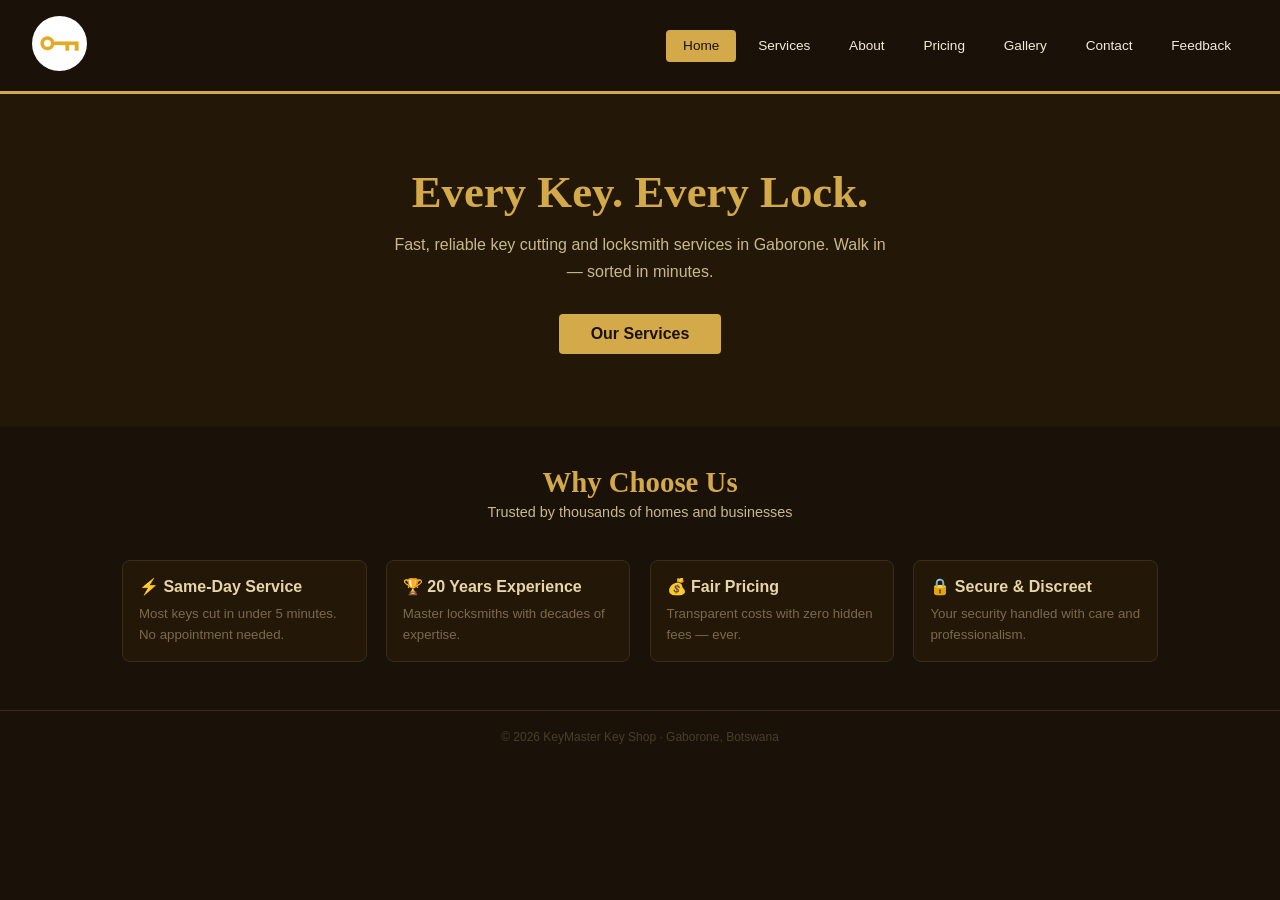
<file: index.html>
<!DOCTYPE html>
<html lang="en">
<head>
<meta charset="UTF-8">
<meta name="viewport" content="width=device-width,initial-scale=1">
<title>KeyMaster – Home</title>
<style>
*{margin:0;padding:0;box-sizing:border-box}
html,body{background:#1a1208;color:#f5ead8;font-family:Georgia,serif}
nav{background:#1a1208;border-bottom:3px solid #d4a94a;padding:1rem 2rem;display:flex;justify-content:space-between;align-items:center;flex-wrap:wrap;gap:.5rem}
.logo img{height:55px;border-radius:50%;object-fit:cover}
nav ul{list-style:none;display:flex;flex-wrap:wrap;gap:.3rem;margin:0;padding:0}
nav a{color:#f5ead8;text-decoration:none;padding:.45rem 1rem;border:1px solid transparent;border-radius:4px;font-family:Helvetica,Arial,sans-serif;font-size:.85rem;transition:all .2s}
nav a:hover,nav a.active{background:#d4a94a;color:#1a1208}
.hero{background:#231808;text-align:center;padding:4.5rem 2rem}
.hero h1{font-size:2.8rem;color:#d4a94a}
.hero p{color:#c9b98a;margin:.8rem auto;max-width:500px;line-height:1.7;font-family:Helvetica,Arial,sans-serif}
.btn-gold{background:#d4a94a;color:#1a1208;border:none;font-weight:700;padding:.7rem 2rem;border-radius:4px;cursor:pointer;font-family:Helvetica,Arial,sans-serif;text-decoration:none;display:inline-block;margin-top:1rem}
.btn-gold:hover{background:#e0be72;color:#1a1208}
.section-title{color:#d4a94a;text-align:center;font-size:1.8rem;padding:2.5rem 1rem .3rem}
.section-sub{text-align:center;color:#c9b98a;font-family:Helvetica,Arial,sans-serif;font-size:.9rem;margin-bottom:1.5rem}
.grid{display:grid;grid-template-columns:repeat(auto-fit,minmax(210px,1fr));gap:1.2rem;padding:1rem 2rem 3rem;max-width:1100px;margin:auto}
.kcard{background:#231808;border:1px solid #3a2e1a;border-radius:8px;overflow:hidden;transition:border-color .2s}
.kcard:hover{border-color:#d4a94a}
.kcard img{width:100%;height:150px;object-fit:cover;display:block}
.kcard-body{padding:1rem}
.kcard-body h5{color:#e8d5a8;font-size:1rem;margin-bottom:.4rem;font-family:Helvetica,Arial,sans-serif}
.kcard-body p{color:#7a6a4a;font-size:.83rem;line-height:1.6;font-family:Helvetica,Arial,sans-serif}
.two{display:grid;grid-template-columns:1fr 1fr;gap:2rem;padding:1rem 2rem 3rem;max-width:1100px;margin:auto;align-items:start}
.about-text p{color:#c9b98a;line-height:1.8;font-size:.93rem;margin-bottom:.8rem;font-family:Helvetica,Arial,sans-serif}
.stat-grid{display:grid;grid-template-columns:1fr 1fr;gap:1rem}
.stat-box{background:#231808;border:1px solid #3a2e1a;border-radius:8px;padding:1.2rem;text-align:center}
.stat-box strong{display:block;font-size:1.9rem;color:#d4a94a}
.stat-box span{font-size:.78rem;color:#7a6a4a;font-family:Helvetica,Arial,sans-serif}
.pcard{background:#231808;border:1px solid #3a2e1a;border-radius:8px;padding:1.5rem;font-family:Helvetica,Arial,sans-serif}
.pcard.hot{border:2px solid #d4a94a}
.pcard h3{color:#e8d5a8;font-size:1rem;margin-bottom:.3rem}
.price-amt{font-size:2rem;color:#d4a94a;font-weight:700}
.price-amt small{font-size:.8rem;color:#7a6a4a;font-weight:400}
.pcard ul{list-style:none;padding:0;margin-top:.8rem}
.pcard ul li{font-size:.82rem;color:#a8966e;padding:.25rem 0;border-bottom:1px solid #2e2010}
.badge-gold{background:#d4a94a;color:#1a1208;font-size:.7rem;padding:.15rem .55rem;border-radius:3px;font-weight:700;display:inline-block;margin-bottom:.5rem}
.contact-block h3{color:#e8d5a8;margin-bottom:.8rem;font-family:Helvetica,Arial,sans-serif}
.info-row{color:#a8966e;font-size:.87rem;margin-bottom:.6rem;font-family:Helvetica,Arial,sans-serif;padding:.2rem 0}
.hours-table{width:100%;border-collapse:collapse;font-size:.83rem;font-family:Helvetica,Arial,sans-serif}
.hours-table td{padding:.3rem 0;color:#a8966e;border-bottom:1px solid #2e2010}
.hours-table td:last-child{text-align:right;color:#d4a94a}
.fb-form{max-width:520px;margin:0 auto;padding:0 2rem 3rem}
.fb-form label{display:block;font-size:.82rem;color:#c9b98a;margin:.7rem 0 .3rem;font-family:Helvetica,Arial,sans-serif}
.fb-form input,.fb-form select,.fb-form textarea{width:100%;background:#231808;border:1px solid #3a2e1a;border-radius:5px;padding:.6rem .8rem;color:#f5ead8;font-family:Helvetica,Arial,sans-serif;font-size:.88rem}
.fb-form input:focus,.fb-form select:focus,.fb-form textarea:focus{outline:none;border-color:#d4a94a}
.fb-form textarea{height:100px;resize:vertical}
.stars span{font-size:1.6rem;cursor:pointer;color:#3a2e1a}
.stars span.on{color:#d4a94a}
.ok-msg{display:none;margin-top:1rem;padding:1rem;background:#1e2e1a;border:1px solid #3a6e1a;border-radius:6px;color:#7ec47e;text-align:center;font-size:.88rem;font-family:Helvetica,Arial,sans-serif}
footer{text-align:center;padding:1.2rem;border-top:1px solid #3a2e1a;font-size:.75rem;color:#4a3e28;font-family:Helvetica,Arial,sans-serif;background:#1a1208}
@media(max-width:640px){.two{grid-template-columns:1fr}.hero h1{font-size:2rem}nav{flex-direction:column;align-items:flex-start}}
</style>
</head><body>
<nav>
  <div class="logo"><img src="logo.jpg" alt="KeyMaster Logo"></div>
  <ul>
    <li><a href="index.html" id="n1">Home</a></li>
    <li><a href="services.html" id="n2">Services</a></li>
    <li><a href="about.html" id="n3">About</a></li>
    <li><a href="pricing.html" id="n4">Pricing</a></li>
    <li><a href="gallery.html" id="n5">Gallery</a></li>
    <li><a href="contact.html" id="n6">Contact</a></li>
    <li><a href="feedback.html" id="n7">Feedback</a></li>
  </ul>
</nav>
<script>document.getElementById('n1').className='active'</script>
<div class="hero">
  <h1>Every Key. Every Lock.</h1>
  <p>Fast, reliable key cutting and locksmith services in Gaborone. Walk in — sorted in minutes.</p>
  <a href="services.html" class="btn-gold">Our Services</a>
</div>
<h2 class="section-title">Why Choose Us</h2>
<p class="section-sub">Trusted by thousands of homes and businesses</p>
<div class="grid">
  <div class="kcard"><div class="kcard-body"><h5>&#9889; Same-Day Service</h5><p>Most keys cut in under 5 minutes. No appointment needed.</p></div></div>
  <div class="kcard"><div class="kcard-body"><h5>&#127942; 20 Years Experience</h5><p>Master locksmiths with decades of expertise.</p></div></div>
  <div class="kcard"><div class="kcard-body"><h5>&#128176; Fair Pricing</h5><p>Transparent costs with zero hidden fees — ever.</p></div></div>
  <div class="kcard"><div class="kcard-body"><h5>&#128274; Secure &amp; Discreet</h5><p>Your security handled with care and professionalism.</p></div></div>
</div>
<footer>&copy; 2026 KeyMaster Key Shop &middot; Gaborone, Botswana</footer>
</body></html>
</file>
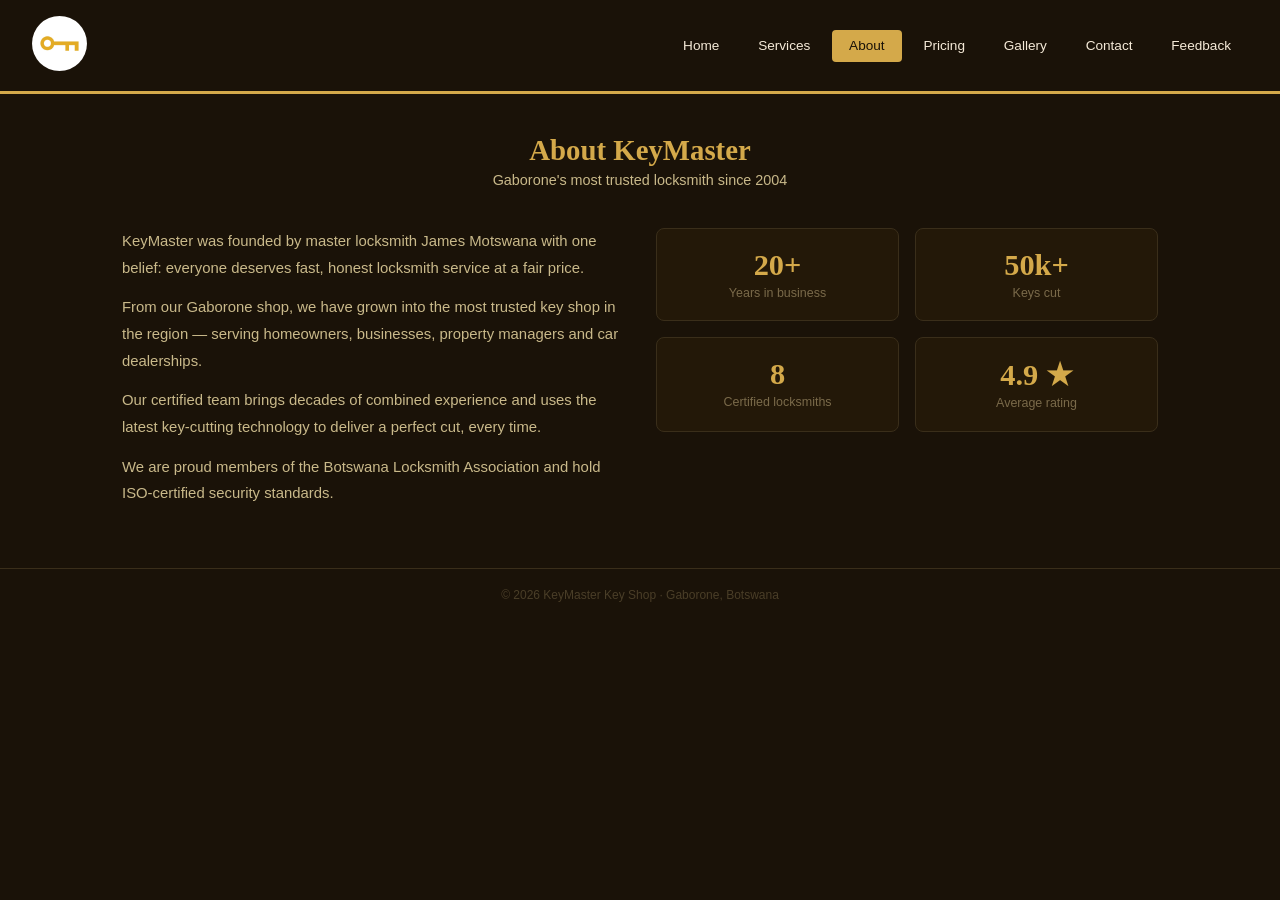
<file: about.html>
<!DOCTYPE html>
<html lang="en">
<head>
<meta charset="UTF-8">
<meta name="viewport" content="width=device-width,initial-scale=1">
<title>KeyMaster – About</title>
<style>
*{margin:0;padding:0;box-sizing:border-box}
html,body{background:#1a1208;color:#f5ead8;font-family:Georgia,serif}
nav{background:#1a1208;border-bottom:3px solid #d4a94a;padding:1rem 2rem;display:flex;justify-content:space-between;align-items:center;flex-wrap:wrap;gap:.5rem}
.logo img{height:55px;border-radius:50%;object-fit:cover}
nav ul{list-style:none;display:flex;flex-wrap:wrap;gap:.3rem;margin:0;padding:0}
nav a{color:#f5ead8;text-decoration:none;padding:.45rem 1rem;border:1px solid transparent;border-radius:4px;font-family:Helvetica,Arial,sans-serif;font-size:.85rem;transition:all .2s}
nav a:hover,nav a.active{background:#d4a94a;color:#1a1208}
.hero{background:#231808;text-align:center;padding:4.5rem 2rem}
.hero h1{font-size:2.8rem;color:#d4a94a}
.hero p{color:#c9b98a;margin:.8rem auto;max-width:500px;line-height:1.7;font-family:Helvetica,Arial,sans-serif}
.btn-gold{background:#d4a94a;color:#1a1208;border:none;font-weight:700;padding:.7rem 2rem;border-radius:4px;cursor:pointer;font-family:Helvetica,Arial,sans-serif;text-decoration:none;display:inline-block;margin-top:1rem}
.btn-gold:hover{background:#e0be72;color:#1a1208}
.section-title{color:#d4a94a;text-align:center;font-size:1.8rem;padding:2.5rem 1rem .3rem}
.section-sub{text-align:center;color:#c9b98a;font-family:Helvetica,Arial,sans-serif;font-size:.9rem;margin-bottom:1.5rem}
.grid{display:grid;grid-template-columns:repeat(auto-fit,minmax(210px,1fr));gap:1.2rem;padding:1rem 2rem 3rem;max-width:1100px;margin:auto}
.kcard{background:#231808;border:1px solid #3a2e1a;border-radius:8px;overflow:hidden;transition:border-color .2s}
.kcard:hover{border-color:#d4a94a}
.kcard img{width:100%;height:150px;object-fit:cover;display:block}
.kcard-body{padding:1rem}
.kcard-body h5{color:#e8d5a8;font-size:1rem;margin-bottom:.4rem;font-family:Helvetica,Arial,sans-serif}
.kcard-body p{color:#7a6a4a;font-size:.83rem;line-height:1.6;font-family:Helvetica,Arial,sans-serif}
.two{display:grid;grid-template-columns:1fr 1fr;gap:2rem;padding:1rem 2rem 3rem;max-width:1100px;margin:auto;align-items:start}
.about-text p{color:#c9b98a;line-height:1.8;font-size:.93rem;margin-bottom:.8rem;font-family:Helvetica,Arial,sans-serif}
.stat-grid{display:grid;grid-template-columns:1fr 1fr;gap:1rem}
.stat-box{background:#231808;border:1px solid #3a2e1a;border-radius:8px;padding:1.2rem;text-align:center}
.stat-box strong{display:block;font-size:1.9rem;color:#d4a94a}
.stat-box span{font-size:.78rem;color:#7a6a4a;font-family:Helvetica,Arial,sans-serif}
.pcard{background:#231808;border:1px solid #3a2e1a;border-radius:8px;padding:1.5rem;font-family:Helvetica,Arial,sans-serif}
.pcard.hot{border:2px solid #d4a94a}
.pcard h3{color:#e8d5a8;font-size:1rem;margin-bottom:.3rem}
.price-amt{font-size:2rem;color:#d4a94a;font-weight:700}
.price-amt small{font-size:.8rem;color:#7a6a4a;font-weight:400}
.pcard ul{list-style:none;padding:0;margin-top:.8rem}
.pcard ul li{font-size:.82rem;color:#a8966e;padding:.25rem 0;border-bottom:1px solid #2e2010}
.badge-gold{background:#d4a94a;color:#1a1208;font-size:.7rem;padding:.15rem .55rem;border-radius:3px;font-weight:700;display:inline-block;margin-bottom:.5rem}
.contact-block h3{color:#e8d5a8;margin-bottom:.8rem;font-family:Helvetica,Arial,sans-serif}
.info-row{color:#a8966e;font-size:.87rem;margin-bottom:.6rem;font-family:Helvetica,Arial,sans-serif;padding:.2rem 0}
.hours-table{width:100%;border-collapse:collapse;font-size:.83rem;font-family:Helvetica,Arial,sans-serif}
.hours-table td{padding:.3rem 0;color:#a8966e;border-bottom:1px solid #2e2010}
.hours-table td:last-child{text-align:right;color:#d4a94a}
.fb-form{max-width:520px;margin:0 auto;padding:0 2rem 3rem}
.fb-form label{display:block;font-size:.82rem;color:#c9b98a;margin:.7rem 0 .3rem;font-family:Helvetica,Arial,sans-serif}
.fb-form input,.fb-form select,.fb-form textarea{width:100%;background:#231808;border:1px solid #3a2e1a;border-radius:5px;padding:.6rem .8rem;color:#f5ead8;font-family:Helvetica,Arial,sans-serif;font-size:.88rem}
.fb-form input:focus,.fb-form select:focus,.fb-form textarea:focus{outline:none;border-color:#d4a94a}
.fb-form textarea{height:100px;resize:vertical}
.stars span{font-size:1.6rem;cursor:pointer;color:#3a2e1a}
.stars span.on{color:#d4a94a}
.ok-msg{display:none;margin-top:1rem;padding:1rem;background:#1e2e1a;border:1px solid #3a6e1a;border-radius:6px;color:#7ec47e;text-align:center;font-size:.88rem;font-family:Helvetica,Arial,sans-serif}
footer{text-align:center;padding:1.2rem;border-top:1px solid #3a2e1a;font-size:.75rem;color:#4a3e28;font-family:Helvetica,Arial,sans-serif;background:#1a1208}
@media(max-width:640px){.two{grid-template-columns:1fr}.hero h1{font-size:2rem}nav{flex-direction:column;align-items:flex-start}}
</style>
</head><body>
<nav>
  <div class="logo"><img src="logo.jpg" alt="KeyMaster Logo"></div>
  <ul>
    <li><a href="index.html" id="n1">Home</a></li>
    <li><a href="services.html" id="n2">Services</a></li>
    <li><a href="about.html" id="n3">About</a></li>
    <li><a href="pricing.html" id="n4">Pricing</a></li>
    <li><a href="gallery.html" id="n5">Gallery</a></li>
    <li><a href="contact.html" id="n6">Contact</a></li>
    <li><a href="feedback.html" id="n7">Feedback</a></li>
  </ul>
</nav>
<script>document.getElementById('n3').className='active'</script>
<h2 class="section-title">About KeyMaster</h2>
<p class="section-sub">Gaborone's most trusted locksmith since 2004</p>
<div class="two">
  <div class="about-text">
    <p>KeyMaster was founded by master locksmith James Motswana with one belief: everyone deserves fast, honest locksmith service at a fair price.</p>
    <p>From our Gaborone shop, we have grown into the most trusted key shop in the region — serving homeowners, businesses, property managers and car dealerships.</p>
    <p>Our certified team brings decades of combined experience and uses the latest key-cutting technology to deliver a perfect cut, every time.</p>
    <p>We are proud members of the Botswana Locksmith Association and hold ISO-certified security standards.</p>
  </div>
  <div class="stat-grid">
    <div class="stat-box"><strong>20+</strong><span>Years in business</span></div>
    <div class="stat-box"><strong>50k+</strong><span>Keys cut</span></div>
    <div class="stat-box"><strong>8</strong><span>Certified locksmiths</span></div>
    <div class="stat-box"><strong>4.9 &#9733;</strong><span>Average rating</span></div>
  </div>
</div>
<footer>&copy; 2026 KeyMaster Key Shop &middot; Gaborone, Botswana</footer>
</body></html>
</file>
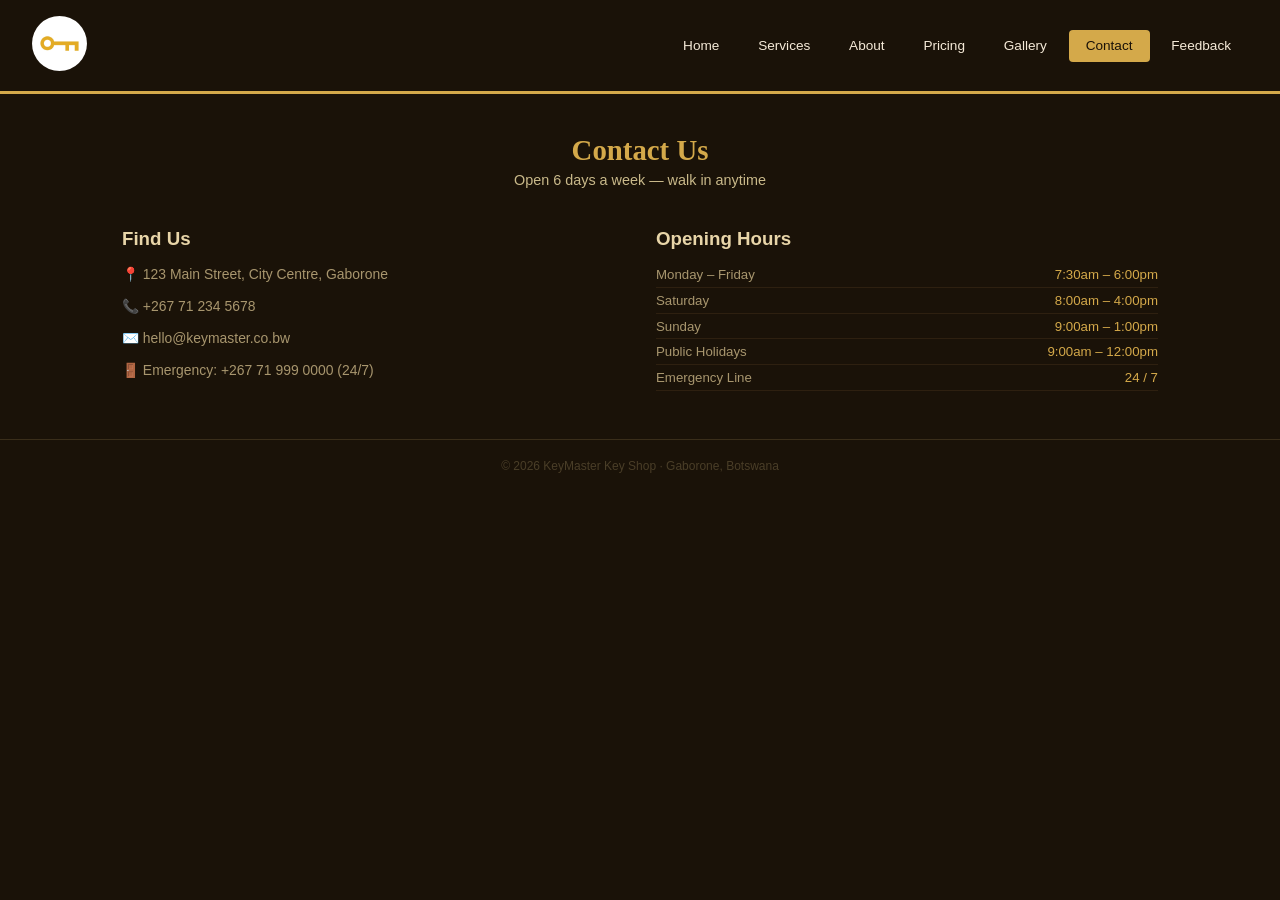
<file: contact.html>
<!DOCTYPE html>
<html lang="en">
<head>
<meta charset="UTF-8">
<meta name="viewport" content="width=device-width,initial-scale=1">
<title>KeyMaster – Contact</title>
<style>
*{margin:0;padding:0;box-sizing:border-box}
html,body{background:#1a1208;color:#f5ead8;font-family:Georgia,serif}
nav{background:#1a1208;border-bottom:3px solid #d4a94a;padding:1rem 2rem;display:flex;justify-content:space-between;align-items:center;flex-wrap:wrap;gap:.5rem}
.logo img{height:55px;border-radius:50%;object-fit:cover}
nav ul{list-style:none;display:flex;flex-wrap:wrap;gap:.3rem;margin:0;padding:0}
nav a{color:#f5ead8;text-decoration:none;padding:.45rem 1rem;border:1px solid transparent;border-radius:4px;font-family:Helvetica,Arial,sans-serif;font-size:.85rem;transition:all .2s}
nav a:hover,nav a.active{background:#d4a94a;color:#1a1208}
.hero{background:#231808;text-align:center;padding:4.5rem 2rem}
.hero h1{font-size:2.8rem;color:#d4a94a}
.hero p{color:#c9b98a;margin:.8rem auto;max-width:500px;line-height:1.7;font-family:Helvetica,Arial,sans-serif}
.btn-gold{background:#d4a94a;color:#1a1208;border:none;font-weight:700;padding:.7rem 2rem;border-radius:4px;cursor:pointer;font-family:Helvetica,Arial,sans-serif;text-decoration:none;display:inline-block;margin-top:1rem}
.btn-gold:hover{background:#e0be72;color:#1a1208}
.section-title{color:#d4a94a;text-align:center;font-size:1.8rem;padding:2.5rem 1rem .3rem}
.section-sub{text-align:center;color:#c9b98a;font-family:Helvetica,Arial,sans-serif;font-size:.9rem;margin-bottom:1.5rem}
.grid{display:grid;grid-template-columns:repeat(auto-fit,minmax(210px,1fr));gap:1.2rem;padding:1rem 2rem 3rem;max-width:1100px;margin:auto}
.kcard{background:#231808;border:1px solid #3a2e1a;border-radius:8px;overflow:hidden;transition:border-color .2s}
.kcard:hover{border-color:#d4a94a}
.kcard img{width:100%;height:150px;object-fit:cover;display:block}
.kcard-body{padding:1rem}
.kcard-body h5{color:#e8d5a8;font-size:1rem;margin-bottom:.4rem;font-family:Helvetica,Arial,sans-serif}
.kcard-body p{color:#7a6a4a;font-size:.83rem;line-height:1.6;font-family:Helvetica,Arial,sans-serif}
.two{display:grid;grid-template-columns:1fr 1fr;gap:2rem;padding:1rem 2rem 3rem;max-width:1100px;margin:auto;align-items:start}
.about-text p{color:#c9b98a;line-height:1.8;font-size:.93rem;margin-bottom:.8rem;font-family:Helvetica,Arial,sans-serif}
.stat-grid{display:grid;grid-template-columns:1fr 1fr;gap:1rem}
.stat-box{background:#231808;border:1px solid #3a2e1a;border-radius:8px;padding:1.2rem;text-align:center}
.stat-box strong{display:block;font-size:1.9rem;color:#d4a94a}
.stat-box span{font-size:.78rem;color:#7a6a4a;font-family:Helvetica,Arial,sans-serif}
.pcard{background:#231808;border:1px solid #3a2e1a;border-radius:8px;padding:1.5rem;font-family:Helvetica,Arial,sans-serif}
.pcard.hot{border:2px solid #d4a94a}
.pcard h3{color:#e8d5a8;font-size:1rem;margin-bottom:.3rem}
.price-amt{font-size:2rem;color:#d4a94a;font-weight:700}
.price-amt small{font-size:.8rem;color:#7a6a4a;font-weight:400}
.pcard ul{list-style:none;padding:0;margin-top:.8rem}
.pcard ul li{font-size:.82rem;color:#a8966e;padding:.25rem 0;border-bottom:1px solid #2e2010}
.badge-gold{background:#d4a94a;color:#1a1208;font-size:.7rem;padding:.15rem .55rem;border-radius:3px;font-weight:700;display:inline-block;margin-bottom:.5rem}
.contact-block h3{color:#e8d5a8;margin-bottom:.8rem;font-family:Helvetica,Arial,sans-serif}
.info-row{color:#a8966e;font-size:.87rem;margin-bottom:.6rem;font-family:Helvetica,Arial,sans-serif;padding:.2rem 0}
.hours-table{width:100%;border-collapse:collapse;font-size:.83rem;font-family:Helvetica,Arial,sans-serif}
.hours-table td{padding:.3rem 0;color:#a8966e;border-bottom:1px solid #2e2010}
.hours-table td:last-child{text-align:right;color:#d4a94a}
.fb-form{max-width:520px;margin:0 auto;padding:0 2rem 3rem}
.fb-form label{display:block;font-size:.82rem;color:#c9b98a;margin:.7rem 0 .3rem;font-family:Helvetica,Arial,sans-serif}
.fb-form input,.fb-form select,.fb-form textarea{width:100%;background:#231808;border:1px solid #3a2e1a;border-radius:5px;padding:.6rem .8rem;color:#f5ead8;font-family:Helvetica,Arial,sans-serif;font-size:.88rem}
.fb-form input:focus,.fb-form select:focus,.fb-form textarea:focus{outline:none;border-color:#d4a94a}
.fb-form textarea{height:100px;resize:vertical}
.stars span{font-size:1.6rem;cursor:pointer;color:#3a2e1a}
.stars span.on{color:#d4a94a}
.ok-msg{display:none;margin-top:1rem;padding:1rem;background:#1e2e1a;border:1px solid #3a6e1a;border-radius:6px;color:#7ec47e;text-align:center;font-size:.88rem;font-family:Helvetica,Arial,sans-serif}
footer{text-align:center;padding:1.2rem;border-top:1px solid #3a2e1a;font-size:.75rem;color:#4a3e28;font-family:Helvetica,Arial,sans-serif;background:#1a1208}
@media(max-width:640px){.two{grid-template-columns:1fr}.hero h1{font-size:2rem}nav{flex-direction:column;align-items:flex-start}}
</style>
</head><body>
<nav>
  <div class="logo"><img src="logo.jpg" alt="KeyMaster Logo"></div>
  <ul>
    <li><a href="index.html" id="n1">Home</a></li>
    <li><a href="services.html" id="n2">Services</a></li>
    <li><a href="about.html" id="n3">About</a></li>
    <li><a href="pricing.html" id="n4">Pricing</a></li>
    <li><a href="gallery.html" id="n5">Gallery</a></li>
    <li><a href="contact.html" id="n6">Contact</a></li>
    <li><a href="feedback.html" id="n7">Feedback</a></li>
  </ul>
</nav>
<script>document.getElementById('n6').className='active'</script>
<h2 class="section-title">Contact Us</h2>
<p class="section-sub">Open 6 days a week — walk in anytime</p>
<div class="two">
  <div class="contact-block">
    <h3>Find Us</h3>
    <div class="info-row">&#128205; 123 Main Street, City Centre, Gaborone</div>
    <div class="info-row">&#128222; +267 71 234 5678</div>
    <div class="info-row">&#9993;&#65039; hello@keymaster.co.bw</div>
    <div class="info-row">&#128682; Emergency: +267 71 999 0000 (24/7)</div>
  </div>
  <div class="contact-block">
    <h3>Opening Hours</h3>
    <table class="hours-table">
      <tr><td>Monday – Friday</td><td>7:30am – 6:00pm</td></tr>
      <tr><td>Saturday</td><td>8:00am – 4:00pm</td></tr>
      <tr><td>Sunday</td><td>9:00am – 1:00pm</td></tr>
      <tr><td>Public Holidays</td><td>9:00am – 12:00pm</td></tr>
      <tr><td>Emergency Line</td><td>24 / 7</td></tr>
    </table>
  </div>
</div>
<footer>&copy; 2026 KeyMaster Key Shop &middot; Gaborone, Botswana</footer>
</body></html>
</file>
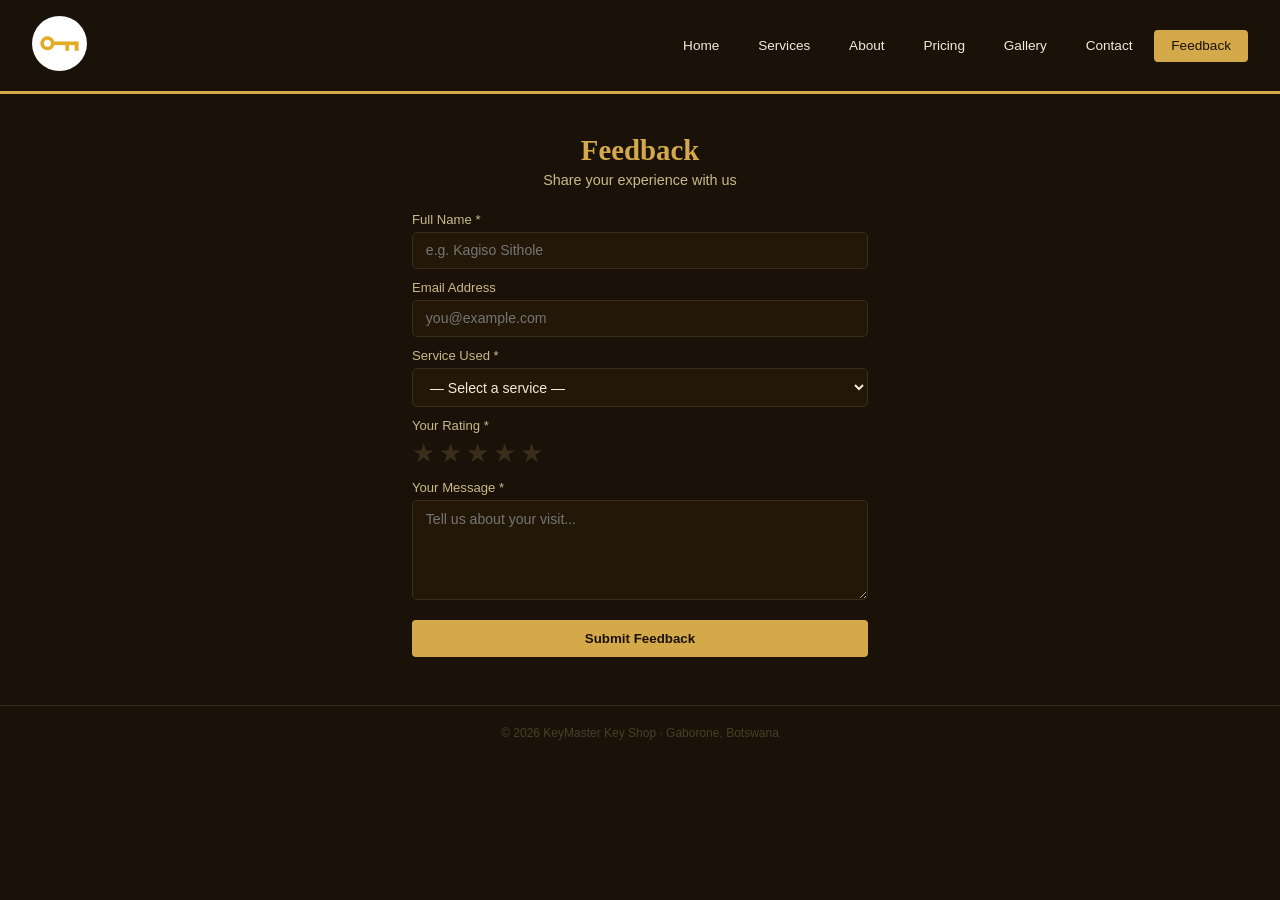
<file: feedback.html>
<!DOCTYPE html>
<html lang="en">
<head>
<meta charset="UTF-8">
<meta name="viewport" content="width=device-width,initial-scale=1">
<title>KeyMaster – Feedback</title>
<style>
*{margin:0;padding:0;box-sizing:border-box}
html,body{background:#1a1208;color:#f5ead8;font-family:Georgia,serif}
nav{background:#1a1208;border-bottom:3px solid #d4a94a;padding:1rem 2rem;display:flex;justify-content:space-between;align-items:center;flex-wrap:wrap;gap:.5rem}
.logo img{height:55px;border-radius:50%;object-fit:cover}
nav ul{list-style:none;display:flex;flex-wrap:wrap;gap:.3rem;margin:0;padding:0}
nav a{color:#f5ead8;text-decoration:none;padding:.45rem 1rem;border:1px solid transparent;border-radius:4px;font-family:Helvetica,Arial,sans-serif;font-size:.85rem;transition:all .2s}
nav a:hover,nav a.active{background:#d4a94a;color:#1a1208}
.hero{background:#231808;text-align:center;padding:4.5rem 2rem}
.hero h1{font-size:2.8rem;color:#d4a94a}
.hero p{color:#c9b98a;margin:.8rem auto;max-width:500px;line-height:1.7;font-family:Helvetica,Arial,sans-serif}
.btn-gold{background:#d4a94a;color:#1a1208;border:none;font-weight:700;padding:.7rem 2rem;border-radius:4px;cursor:pointer;font-family:Helvetica,Arial,sans-serif;text-decoration:none;display:inline-block;margin-top:1rem}
.btn-gold:hover{background:#e0be72;color:#1a1208}
.section-title{color:#d4a94a;text-align:center;font-size:1.8rem;padding:2.5rem 1rem .3rem}
.section-sub{text-align:center;color:#c9b98a;font-family:Helvetica,Arial,sans-serif;font-size:.9rem;margin-bottom:1.5rem}
.grid{display:grid;grid-template-columns:repeat(auto-fit,minmax(210px,1fr));gap:1.2rem;padding:1rem 2rem 3rem;max-width:1100px;margin:auto}
.kcard{background:#231808;border:1px solid #3a2e1a;border-radius:8px;overflow:hidden;transition:border-color .2s}
.kcard:hover{border-color:#d4a94a}
.kcard img{width:100%;height:150px;object-fit:cover;display:block}
.kcard-body{padding:1rem}
.kcard-body h5{color:#e8d5a8;font-size:1rem;margin-bottom:.4rem;font-family:Helvetica,Arial,sans-serif}
.kcard-body p{color:#7a6a4a;font-size:.83rem;line-height:1.6;font-family:Helvetica,Arial,sans-serif}
.two{display:grid;grid-template-columns:1fr 1fr;gap:2rem;padding:1rem 2rem 3rem;max-width:1100px;margin:auto;align-items:start}
.about-text p{color:#c9b98a;line-height:1.8;font-size:.93rem;margin-bottom:.8rem;font-family:Helvetica,Arial,sans-serif}
.stat-grid{display:grid;grid-template-columns:1fr 1fr;gap:1rem}
.stat-box{background:#231808;border:1px solid #3a2e1a;border-radius:8px;padding:1.2rem;text-align:center}
.stat-box strong{display:block;font-size:1.9rem;color:#d4a94a}
.stat-box span{font-size:.78rem;color:#7a6a4a;font-family:Helvetica,Arial,sans-serif}
.pcard{background:#231808;border:1px solid #3a2e1a;border-radius:8px;padding:1.5rem;font-family:Helvetica,Arial,sans-serif}
.pcard.hot{border:2px solid #d4a94a}
.pcard h3{color:#e8d5a8;font-size:1rem;margin-bottom:.3rem}
.price-amt{font-size:2rem;color:#d4a94a;font-weight:700}
.price-amt small{font-size:.8rem;color:#7a6a4a;font-weight:400}
.pcard ul{list-style:none;padding:0;margin-top:.8rem}
.pcard ul li{font-size:.82rem;color:#a8966e;padding:.25rem 0;border-bottom:1px solid #2e2010}
.badge-gold{background:#d4a94a;color:#1a1208;font-size:.7rem;padding:.15rem .55rem;border-radius:3px;font-weight:700;display:inline-block;margin-bottom:.5rem}
.contact-block h3{color:#e8d5a8;margin-bottom:.8rem;font-family:Helvetica,Arial,sans-serif}
.info-row{color:#a8966e;font-size:.87rem;margin-bottom:.6rem;font-family:Helvetica,Arial,sans-serif;padding:.2rem 0}
.hours-table{width:100%;border-collapse:collapse;font-size:.83rem;font-family:Helvetica,Arial,sans-serif}
.hours-table td{padding:.3rem 0;color:#a8966e;border-bottom:1px solid #2e2010}
.hours-table td:last-child{text-align:right;color:#d4a94a}
.fb-form{max-width:520px;margin:0 auto;padding:0 2rem 3rem}
.fb-form label{display:block;font-size:.82rem;color:#c9b98a;margin:.7rem 0 .3rem;font-family:Helvetica,Arial,sans-serif}
.fb-form input,.fb-form select,.fb-form textarea{width:100%;background:#231808;border:1px solid #3a2e1a;border-radius:5px;padding:.6rem .8rem;color:#f5ead8;font-family:Helvetica,Arial,sans-serif;font-size:.88rem}
.fb-form input:focus,.fb-form select:focus,.fb-form textarea:focus{outline:none;border-color:#d4a94a}
.fb-form textarea{height:100px;resize:vertical}
.stars span{font-size:1.6rem;cursor:pointer;color:#3a2e1a}
.stars span.on{color:#d4a94a}
.ok-msg{display:none;margin-top:1rem;padding:1rem;background:#1e2e1a;border:1px solid #3a6e1a;border-radius:6px;color:#7ec47e;text-align:center;font-size:.88rem;font-family:Helvetica,Arial,sans-serif}
footer{text-align:center;padding:1.2rem;border-top:1px solid #3a2e1a;font-size:.75rem;color:#4a3e28;font-family:Helvetica,Arial,sans-serif;background:#1a1208}
@media(max-width:640px){.two{grid-template-columns:1fr}.hero h1{font-size:2rem}nav{flex-direction:column;align-items:flex-start}}
</style>
</head><body>
<nav>
  <div class="logo"><img src="logo.jpg" alt="KeyMaster Logo"></div>
  <ul>
    <li><a href="index.html" id="n1">Home</a></li>
    <li><a href="services.html" id="n2">Services</a></li>
    <li><a href="about.html" id="n3">About</a></li>
    <li><a href="pricing.html" id="n4">Pricing</a></li>
    <li><a href="gallery.html" id="n5">Gallery</a></li>
    <li><a href="contact.html" id="n6">Contact</a></li>
    <li><a href="feedback.html" id="n7">Feedback</a></li>
  </ul>
</nav>
<script>document.getElementById('n7').className='active'</script>
<h2 class="section-title">Feedback</h2>
<p class="section-sub">Share your experience with us</p>
<form class="fb-form" onsubmit="submitForm(event)">
  <label for="fn">Full Name *</label>
  <input type="text" id="fn" name="name" placeholder="e.g. Kagiso Sithole" required>
  <label for="fe">Email Address</label>
  <input type="email" id="fe" name="email" placeholder="you@example.com">
  <label for="fs">Service Used *</label>
  <select id="fs" name="service" required>
    <option value="">— Select a service —</option>
    <option>Key Cutting</option>
    <option>Car Key &amp; Fob</option>
    <option>Lock Repair</option>
    <option>Home Security</option>
    <option>Emergency Lockout</option>
    <option>Commercial Locks</option>
  </select>
  <label>Your Rating *</label>
  <div class="stars">
    <span onclick="setRating(1)">&#9733;</span>
    <span onclick="setRating(2)">&#9733;</span>
    <span onclick="setRating(3)">&#9733;</span>
    <span onclick="setRating(4)">&#9733;</span>
    <span onclick="setRating(5)">&#9733;</span>
  </div>
  <label for="fm">Your Message *</label>
  <textarea id="fm" name="message" placeholder="Tell us about your visit..." required></textarea>
  <button type="submit" class="btn-gold" style="width:100%;margin-top:1rem">Submit Feedback</button>
  <div class="ok-msg" id="ok">&#9989; Thank you! Your feedback has been received.</div>
</form>
<footer>&copy; 2026 KeyMaster Key Shop &middot; Gaborone, Botswana</footer>
<script>
var rating=0;
function setRating(n){rating=n;document.querySelectorAll('.stars span').forEach(function(s,i){s.classList.toggle('on',i<n)});}
function submitForm(e){
  e.preventDefault();
  if(!document.getElementById('fn').value.trim()||!document.getElementById('fm').value.trim()||rating===0){alert('Please fill in your name, message and rating.');return;}
  document.getElementById('ok').style.display='block';
  e.target.reset();setRating(0);
}
</script>
</body></html>
</file>
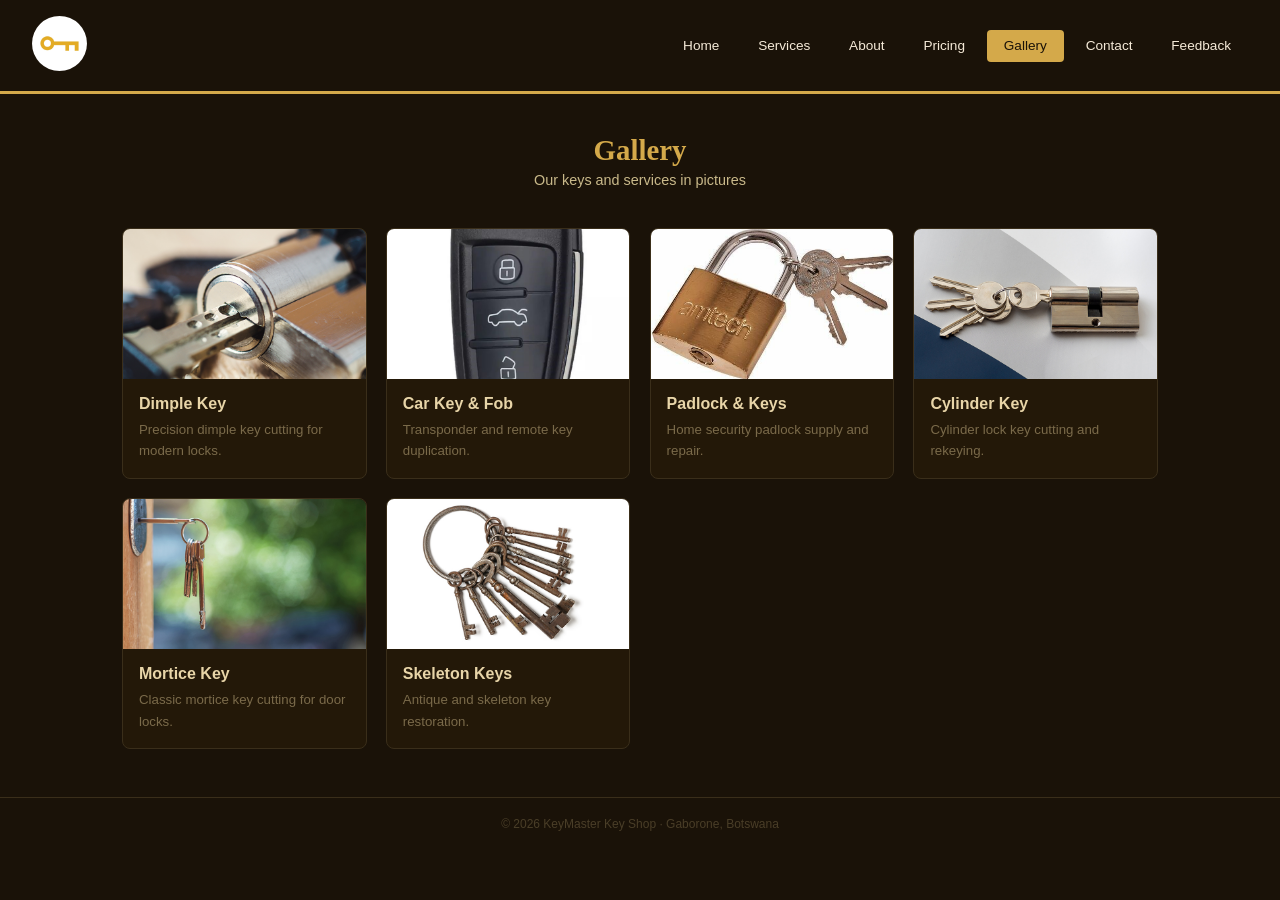
<file: gallery.html>
<!DOCTYPE html>
<html lang="en">
<head>
<meta charset="UTF-8">
<meta name="viewport" content="width=device-width,initial-scale=1">
<title>KeyMaster – Gallery</title>
<style>
*{margin:0;padding:0;box-sizing:border-box}
html,body{background:#1a1208;color:#f5ead8;font-family:Georgia,serif}
nav{background:#1a1208;border-bottom:3px solid #d4a94a;padding:1rem 2rem;display:flex;justify-content:space-between;align-items:center;flex-wrap:wrap;gap:.5rem}
.logo img{height:55px;border-radius:50%;object-fit:cover}
nav ul{list-style:none;display:flex;flex-wrap:wrap;gap:.3rem;margin:0;padding:0}
nav a{color:#f5ead8;text-decoration:none;padding:.45rem 1rem;border:1px solid transparent;border-radius:4px;font-family:Helvetica,Arial,sans-serif;font-size:.85rem;transition:all .2s}
nav a:hover,nav a.active{background:#d4a94a;color:#1a1208}
.hero{background:#231808;text-align:center;padding:4.5rem 2rem}
.hero h1{font-size:2.8rem;color:#d4a94a}
.hero p{color:#c9b98a;margin:.8rem auto;max-width:500px;line-height:1.7;font-family:Helvetica,Arial,sans-serif}
.btn-gold{background:#d4a94a;color:#1a1208;border:none;font-weight:700;padding:.7rem 2rem;border-radius:4px;cursor:pointer;font-family:Helvetica,Arial,sans-serif;text-decoration:none;display:inline-block;margin-top:1rem}
.btn-gold:hover{background:#e0be72;color:#1a1208}
.section-title{color:#d4a94a;text-align:center;font-size:1.8rem;padding:2.5rem 1rem .3rem}
.section-sub{text-align:center;color:#c9b98a;font-family:Helvetica,Arial,sans-serif;font-size:.9rem;margin-bottom:1.5rem}
.grid{display:grid;grid-template-columns:repeat(auto-fit,minmax(210px,1fr));gap:1.2rem;padding:1rem 2rem 3rem;max-width:1100px;margin:auto}
.kcard{background:#231808;border:1px solid #3a2e1a;border-radius:8px;overflow:hidden;transition:border-color .2s}
.kcard:hover{border-color:#d4a94a}
.kcard img{width:100%;height:150px;object-fit:cover;display:block}
.kcard-body{padding:1rem}
.kcard-body h5{color:#e8d5a8;font-size:1rem;margin-bottom:.4rem;font-family:Helvetica,Arial,sans-serif}
.kcard-body p{color:#7a6a4a;font-size:.83rem;line-height:1.6;font-family:Helvetica,Arial,sans-serif}
.two{display:grid;grid-template-columns:1fr 1fr;gap:2rem;padding:1rem 2rem 3rem;max-width:1100px;margin:auto;align-items:start}
.about-text p{color:#c9b98a;line-height:1.8;font-size:.93rem;margin-bottom:.8rem;font-family:Helvetica,Arial,sans-serif}
.stat-grid{display:grid;grid-template-columns:1fr 1fr;gap:1rem}
.stat-box{background:#231808;border:1px solid #3a2e1a;border-radius:8px;padding:1.2rem;text-align:center}
.stat-box strong{display:block;font-size:1.9rem;color:#d4a94a}
.stat-box span{font-size:.78rem;color:#7a6a4a;font-family:Helvetica,Arial,sans-serif}
.pcard{background:#231808;border:1px solid #3a2e1a;border-radius:8px;padding:1.5rem;font-family:Helvetica,Arial,sans-serif}
.pcard.hot{border:2px solid #d4a94a}
.pcard h3{color:#e8d5a8;font-size:1rem;margin-bottom:.3rem}
.price-amt{font-size:2rem;color:#d4a94a;font-weight:700}
.price-amt small{font-size:.8rem;color:#7a6a4a;font-weight:400}
.pcard ul{list-style:none;padding:0;margin-top:.8rem}
.pcard ul li{font-size:.82rem;color:#a8966e;padding:.25rem 0;border-bottom:1px solid #2e2010}
.badge-gold{background:#d4a94a;color:#1a1208;font-size:.7rem;padding:.15rem .55rem;border-radius:3px;font-weight:700;display:inline-block;margin-bottom:.5rem}
.contact-block h3{color:#e8d5a8;margin-bottom:.8rem;font-family:Helvetica,Arial,sans-serif}
.info-row{color:#a8966e;font-size:.87rem;margin-bottom:.6rem;font-family:Helvetica,Arial,sans-serif;padding:.2rem 0}
.hours-table{width:100%;border-collapse:collapse;font-size:.83rem;font-family:Helvetica,Arial,sans-serif}
.hours-table td{padding:.3rem 0;color:#a8966e;border-bottom:1px solid #2e2010}
.hours-table td:last-child{text-align:right;color:#d4a94a}
.fb-form{max-width:520px;margin:0 auto;padding:0 2rem 3rem}
.fb-form label{display:block;font-size:.82rem;color:#c9b98a;margin:.7rem 0 .3rem;font-family:Helvetica,Arial,sans-serif}
.fb-form input,.fb-form select,.fb-form textarea{width:100%;background:#231808;border:1px solid #3a2e1a;border-radius:5px;padding:.6rem .8rem;color:#f5ead8;font-family:Helvetica,Arial,sans-serif;font-size:.88rem}
.fb-form input:focus,.fb-form select:focus,.fb-form textarea:focus{outline:none;border-color:#d4a94a}
.fb-form textarea{height:100px;resize:vertical}
.stars span{font-size:1.6rem;cursor:pointer;color:#3a2e1a}
.stars span.on{color:#d4a94a}
.ok-msg{display:none;margin-top:1rem;padding:1rem;background:#1e2e1a;border:1px solid #3a6e1a;border-radius:6px;color:#7ec47e;text-align:center;font-size:.88rem;font-family:Helvetica,Arial,sans-serif}
footer{text-align:center;padding:1.2rem;border-top:1px solid #3a2e1a;font-size:.75rem;color:#4a3e28;font-family:Helvetica,Arial,sans-serif;background:#1a1208}
@media(max-width:640px){.two{grid-template-columns:1fr}.hero h1{font-size:2rem}nav{flex-direction:column;align-items:flex-start}}
</style>
</head><body>
<nav>
  <div class="logo"><img src="logo.jpg" alt="KeyMaster Logo"></div>
  <ul>
    <li><a href="index.html" id="n1">Home</a></li>
    <li><a href="services.html" id="n2">Services</a></li>
    <li><a href="about.html" id="n3">About</a></li>
    <li><a href="pricing.html" id="n4">Pricing</a></li>
    <li><a href="gallery.html" id="n5">Gallery</a></li>
    <li><a href="contact.html" id="n6">Contact</a></li>
    <li><a href="feedback.html" id="n7">Feedback</a></li>
  </ul>
</nav>
<script>document.getElementById('n5').className='active'</script>
<h2 class="section-title">Gallery</h2>
<p class="section-sub">Our keys and services in pictures</p>
<div class="grid">
  <div class="kcard"><img src="dimple-key.jpg" alt="Dimple key" width="400" height="150"><div class="kcard-body"><h5>Dimple Key</h5><p>Precision dimple key cutting for modern locks.</p></div></div>
  <div class="kcard"><img src="car-key.jpg" alt="Car key fob" width="400" height="150"><div class="kcard-body"><h5>Car Key &amp; Fob</h5><p>Transponder and remote key duplication.</p></div></div>
  <div class="kcard"><img src="padlock.jpg" alt="Padlock" width="400" height="150"><div class="kcard-body"><h5>Padlock &amp; Keys</h5><p>Home security padlock supply and repair.</p></div></div>
  <div class="kcard"><img src="cylinder-key.jpg" alt="Cylinder key" width="400" height="150"><div class="kcard-body"><h5>Cylinder Key</h5><p>Cylinder lock key cutting and rekeying.</p></div></div>
  <div class="kcard"><img src="mortice-key.jpg" alt="Mortice key" width="400" height="150"><div class="kcard-body"><h5>Mortice Key</h5><p>Classic mortice key cutting for door locks.</p></div></div>
  <div class="kcard"><img src="skeleton-keys.jpg" alt="Skeleton keys" width="400" height="150"><div class="kcard-body"><h5>Skeleton Keys</h5><p>Antique and skeleton key restoration.</p></div></div>
</div>
<footer>&copy; 2026 KeyMaster Key Shop &middot; Gaborone, Botswana</footer>
</body></html>
</file>
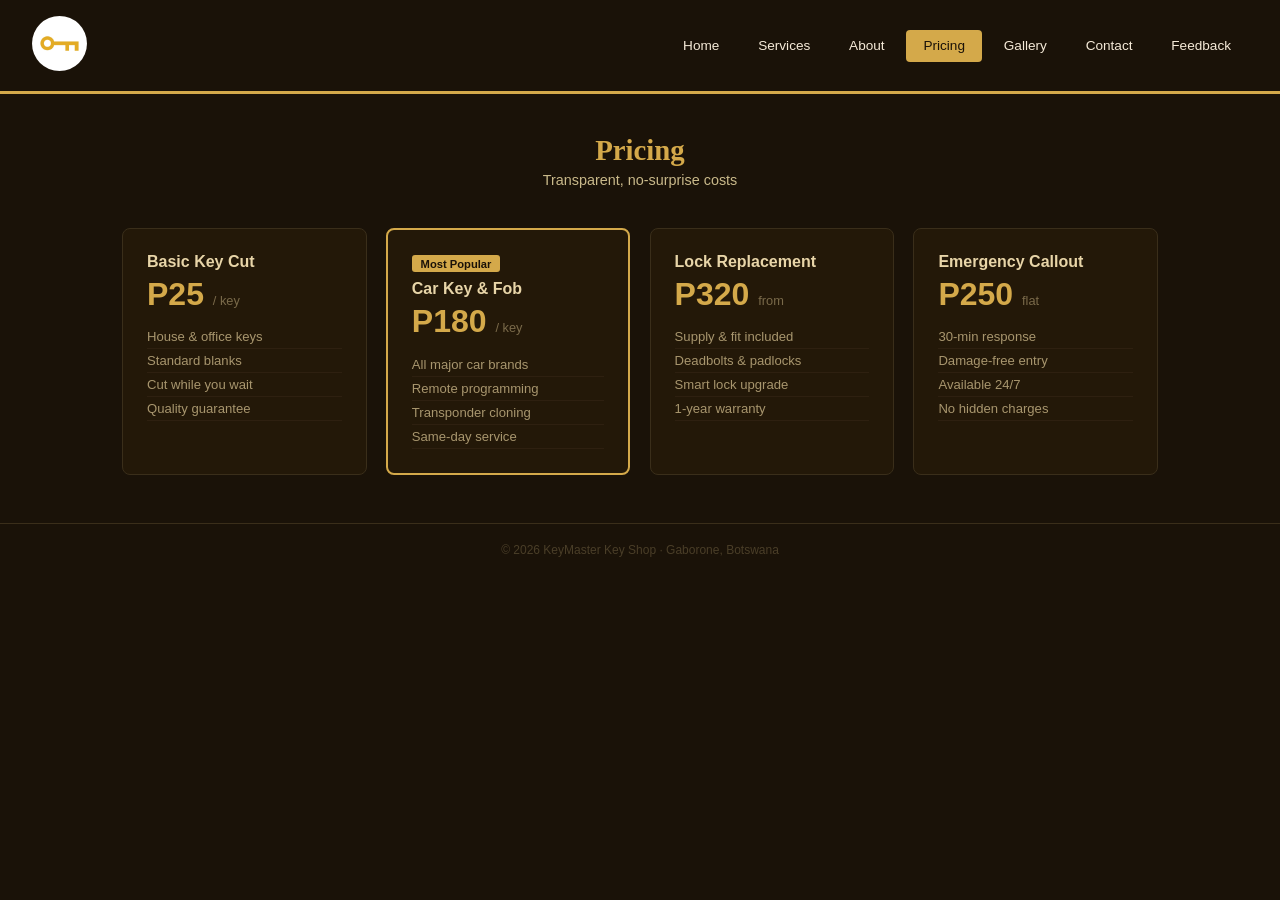
<file: pricing.html>
<!DOCTYPE html>
<html lang="en">
<head>
<meta charset="UTF-8">
<meta name="viewport" content="width=device-width,initial-scale=1">
<title>KeyMaster – Pricing</title>
<style>
*{margin:0;padding:0;box-sizing:border-box}
html,body{background:#1a1208;color:#f5ead8;font-family:Georgia,serif}
nav{background:#1a1208;border-bottom:3px solid #d4a94a;padding:1rem 2rem;display:flex;justify-content:space-between;align-items:center;flex-wrap:wrap;gap:.5rem}
.logo img{height:55px;border-radius:50%;object-fit:cover}
nav ul{list-style:none;display:flex;flex-wrap:wrap;gap:.3rem;margin:0;padding:0}
nav a{color:#f5ead8;text-decoration:none;padding:.45rem 1rem;border:1px solid transparent;border-radius:4px;font-family:Helvetica,Arial,sans-serif;font-size:.85rem;transition:all .2s}
nav a:hover,nav a.active{background:#d4a94a;color:#1a1208}
.hero{background:#231808;text-align:center;padding:4.5rem 2rem}
.hero h1{font-size:2.8rem;color:#d4a94a}
.hero p{color:#c9b98a;margin:.8rem auto;max-width:500px;line-height:1.7;font-family:Helvetica,Arial,sans-serif}
.btn-gold{background:#d4a94a;color:#1a1208;border:none;font-weight:700;padding:.7rem 2rem;border-radius:4px;cursor:pointer;font-family:Helvetica,Arial,sans-serif;text-decoration:none;display:inline-block;margin-top:1rem}
.btn-gold:hover{background:#e0be72;color:#1a1208}
.section-title{color:#d4a94a;text-align:center;font-size:1.8rem;padding:2.5rem 1rem .3rem}
.section-sub{text-align:center;color:#c9b98a;font-family:Helvetica,Arial,sans-serif;font-size:.9rem;margin-bottom:1.5rem}
.grid{display:grid;grid-template-columns:repeat(auto-fit,minmax(210px,1fr));gap:1.2rem;padding:1rem 2rem 3rem;max-width:1100px;margin:auto}
.kcard{background:#231808;border:1px solid #3a2e1a;border-radius:8px;overflow:hidden;transition:border-color .2s}
.kcard:hover{border-color:#d4a94a}
.kcard img{width:100%;height:150px;object-fit:cover;display:block}
.kcard-body{padding:1rem}
.kcard-body h5{color:#e8d5a8;font-size:1rem;margin-bottom:.4rem;font-family:Helvetica,Arial,sans-serif}
.kcard-body p{color:#7a6a4a;font-size:.83rem;line-height:1.6;font-family:Helvetica,Arial,sans-serif}
.two{display:grid;grid-template-columns:1fr 1fr;gap:2rem;padding:1rem 2rem 3rem;max-width:1100px;margin:auto;align-items:start}
.about-text p{color:#c9b98a;line-height:1.8;font-size:.93rem;margin-bottom:.8rem;font-family:Helvetica,Arial,sans-serif}
.stat-grid{display:grid;grid-template-columns:1fr 1fr;gap:1rem}
.stat-box{background:#231808;border:1px solid #3a2e1a;border-radius:8px;padding:1.2rem;text-align:center}
.stat-box strong{display:block;font-size:1.9rem;color:#d4a94a}
.stat-box span{font-size:.78rem;color:#7a6a4a;font-family:Helvetica,Arial,sans-serif}
.pcard{background:#231808;border:1px solid #3a2e1a;border-radius:8px;padding:1.5rem;font-family:Helvetica,Arial,sans-serif}
.pcard.hot{border:2px solid #d4a94a}
.pcard h3{color:#e8d5a8;font-size:1rem;margin-bottom:.3rem}
.price-amt{font-size:2rem;color:#d4a94a;font-weight:700}
.price-amt small{font-size:.8rem;color:#7a6a4a;font-weight:400}
.pcard ul{list-style:none;padding:0;margin-top:.8rem}
.pcard ul li{font-size:.82rem;color:#a8966e;padding:.25rem 0;border-bottom:1px solid #2e2010}
.badge-gold{background:#d4a94a;color:#1a1208;font-size:.7rem;padding:.15rem .55rem;border-radius:3px;font-weight:700;display:inline-block;margin-bottom:.5rem}
.contact-block h3{color:#e8d5a8;margin-bottom:.8rem;font-family:Helvetica,Arial,sans-serif}
.info-row{color:#a8966e;font-size:.87rem;margin-bottom:.6rem;font-family:Helvetica,Arial,sans-serif;padding:.2rem 0}
.hours-table{width:100%;border-collapse:collapse;font-size:.83rem;font-family:Helvetica,Arial,sans-serif}
.hours-table td{padding:.3rem 0;color:#a8966e;border-bottom:1px solid #2e2010}
.hours-table td:last-child{text-align:right;color:#d4a94a}
.fb-form{max-width:520px;margin:0 auto;padding:0 2rem 3rem}
.fb-form label{display:block;font-size:.82rem;color:#c9b98a;margin:.7rem 0 .3rem;font-family:Helvetica,Arial,sans-serif}
.fb-form input,.fb-form select,.fb-form textarea{width:100%;background:#231808;border:1px solid #3a2e1a;border-radius:5px;padding:.6rem .8rem;color:#f5ead8;font-family:Helvetica,Arial,sans-serif;font-size:.88rem}
.fb-form input:focus,.fb-form select:focus,.fb-form textarea:focus{outline:none;border-color:#d4a94a}
.fb-form textarea{height:100px;resize:vertical}
.stars span{font-size:1.6rem;cursor:pointer;color:#3a2e1a}
.stars span.on{color:#d4a94a}
.ok-msg{display:none;margin-top:1rem;padding:1rem;background:#1e2e1a;border:1px solid #3a6e1a;border-radius:6px;color:#7ec47e;text-align:center;font-size:.88rem;font-family:Helvetica,Arial,sans-serif}
footer{text-align:center;padding:1.2rem;border-top:1px solid #3a2e1a;font-size:.75rem;color:#4a3e28;font-family:Helvetica,Arial,sans-serif;background:#1a1208}
@media(max-width:640px){.two{grid-template-columns:1fr}.hero h1{font-size:2rem}nav{flex-direction:column;align-items:flex-start}}
</style>
</head><body>
<nav>
  <div class="logo"><img src="logo.jpg" alt="KeyMaster Logo"></div>
  <ul>
    <li><a href="index.html" id="n1">Home</a></li>
    <li><a href="services.html" id="n2">Services</a></li>
    <li><a href="about.html" id="n3">About</a></li>
    <li><a href="pricing.html" id="n4">Pricing</a></li>
    <li><a href="gallery.html" id="n5">Gallery</a></li>
    <li><a href="contact.html" id="n6">Contact</a></li>
    <li><a href="feedback.html" id="n7">Feedback</a></li>
  </ul>
</nav>
<script>document.getElementById('n4').className='active'</script>
<h2 class="section-title">Pricing</h2>
<p class="section-sub">Transparent, no-surprise costs</p>
<div class="grid">
  <div class="pcard"><h3>Basic Key Cut</h3><div class="price-amt">P25 <small>/ key</small></div><ul><li>House &amp; office keys</li><li>Standard blanks</li><li>Cut while you wait</li><li>Quality guarantee</li></ul></div>
  <div class="pcard hot"><span class="badge-gold">Most Popular</span><h3>Car Key &amp; Fob</h3><div class="price-amt">P180 <small>/ key</small></div><ul><li>All major car brands</li><li>Remote programming</li><li>Transponder cloning</li><li>Same-day service</li></ul></div>
  <div class="pcard"><h3>Lock Replacement</h3><div class="price-amt">P320 <small>from</small></div><ul><li>Supply &amp; fit included</li><li>Deadbolts &amp; padlocks</li><li>Smart lock upgrade</li><li>1-year warranty</li></ul></div>
  <div class="pcard"><h3>Emergency Callout</h3><div class="price-amt">P250 <small>flat</small></div><ul><li>30-min response</li><li>Damage-free entry</li><li>Available 24/7</li><li>No hidden charges</li></ul></div>
</div>
<footer>&copy; 2026 KeyMaster Key Shop &middot; Gaborone, Botswana</footer>
</body></html>
</file>
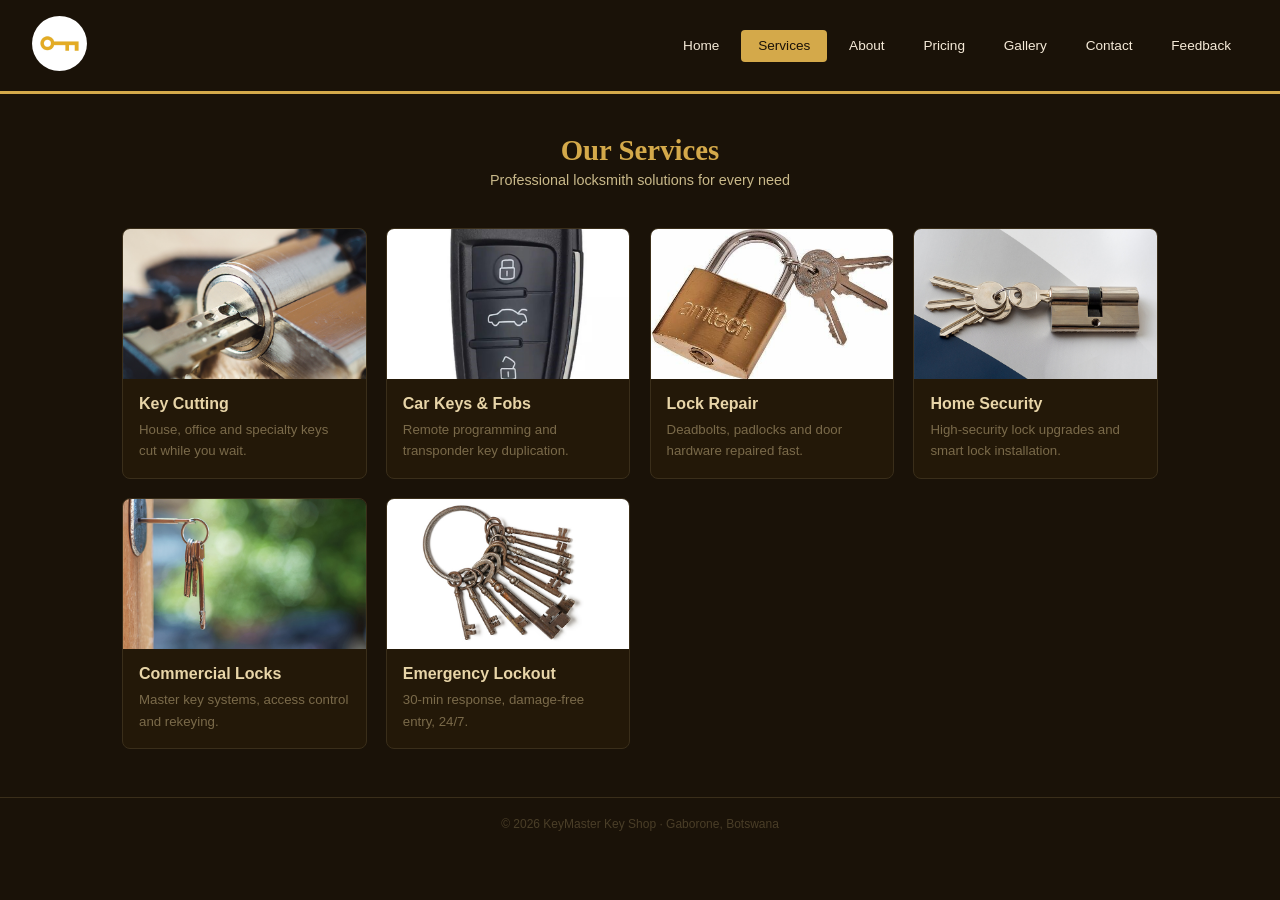
<file: services.html>
<!DOCTYPE html>
<html lang="en">
<head>
<meta charset="UTF-8">
<meta name="viewport" content="width=device-width,initial-scale=1">
<title>KeyMaster – Services</title>
<style>
*{margin:0;padding:0;box-sizing:border-box}
html,body{background:#1a1208;color:#f5ead8;font-family:Georgia,serif}
nav{background:#1a1208;border-bottom:3px solid #d4a94a;padding:1rem 2rem;display:flex;justify-content:space-between;align-items:center;flex-wrap:wrap;gap:.5rem}
.logo img{height:55px;border-radius:50%;object-fit:cover}
nav ul{list-style:none;display:flex;flex-wrap:wrap;gap:.3rem;margin:0;padding:0}
nav a{color:#f5ead8;text-decoration:none;padding:.45rem 1rem;border:1px solid transparent;border-radius:4px;font-family:Helvetica,Arial,sans-serif;font-size:.85rem;transition:all .2s}
nav a:hover,nav a.active{background:#d4a94a;color:#1a1208}
.hero{background:#231808;text-align:center;padding:4.5rem 2rem}
.hero h1{font-size:2.8rem;color:#d4a94a}
.hero p{color:#c9b98a;margin:.8rem auto;max-width:500px;line-height:1.7;font-family:Helvetica,Arial,sans-serif}
.btn-gold{background:#d4a94a;color:#1a1208;border:none;font-weight:700;padding:.7rem 2rem;border-radius:4px;cursor:pointer;font-family:Helvetica,Arial,sans-serif;text-decoration:none;display:inline-block;margin-top:1rem}
.btn-gold:hover{background:#e0be72;color:#1a1208}
.section-title{color:#d4a94a;text-align:center;font-size:1.8rem;padding:2.5rem 1rem .3rem}
.section-sub{text-align:center;color:#c9b98a;font-family:Helvetica,Arial,sans-serif;font-size:.9rem;margin-bottom:1.5rem}
.grid{display:grid;grid-template-columns:repeat(auto-fit,minmax(210px,1fr));gap:1.2rem;padding:1rem 2rem 3rem;max-width:1100px;margin:auto}
.kcard{background:#231808;border:1px solid #3a2e1a;border-radius:8px;overflow:hidden;transition:border-color .2s}
.kcard:hover{border-color:#d4a94a}
.kcard img{width:100%;height:150px;object-fit:cover;display:block}
.kcard-body{padding:1rem}
.kcard-body h5{color:#e8d5a8;font-size:1rem;margin-bottom:.4rem;font-family:Helvetica,Arial,sans-serif}
.kcard-body p{color:#7a6a4a;font-size:.83rem;line-height:1.6;font-family:Helvetica,Arial,sans-serif}
.two{display:grid;grid-template-columns:1fr 1fr;gap:2rem;padding:1rem 2rem 3rem;max-width:1100px;margin:auto;align-items:start}
.about-text p{color:#c9b98a;line-height:1.8;font-size:.93rem;margin-bottom:.8rem;font-family:Helvetica,Arial,sans-serif}
.stat-grid{display:grid;grid-template-columns:1fr 1fr;gap:1rem}
.stat-box{background:#231808;border:1px solid #3a2e1a;border-radius:8px;padding:1.2rem;text-align:center}
.stat-box strong{display:block;font-size:1.9rem;color:#d4a94a}
.stat-box span{font-size:.78rem;color:#7a6a4a;font-family:Helvetica,Arial,sans-serif}
.pcard{background:#231808;border:1px solid #3a2e1a;border-radius:8px;padding:1.5rem;font-family:Helvetica,Arial,sans-serif}
.pcard.hot{border:2px solid #d4a94a}
.pcard h3{color:#e8d5a8;font-size:1rem;margin-bottom:.3rem}
.price-amt{font-size:2rem;color:#d4a94a;font-weight:700}
.price-amt small{font-size:.8rem;color:#7a6a4a;font-weight:400}
.pcard ul{list-style:none;padding:0;margin-top:.8rem}
.pcard ul li{font-size:.82rem;color:#a8966e;padding:.25rem 0;border-bottom:1px solid #2e2010}
.badge-gold{background:#d4a94a;color:#1a1208;font-size:.7rem;padding:.15rem .55rem;border-radius:3px;font-weight:700;display:inline-block;margin-bottom:.5rem}
.contact-block h3{color:#e8d5a8;margin-bottom:.8rem;font-family:Helvetica,Arial,sans-serif}
.info-row{color:#a8966e;font-size:.87rem;margin-bottom:.6rem;font-family:Helvetica,Arial,sans-serif;padding:.2rem 0}
.hours-table{width:100%;border-collapse:collapse;font-size:.83rem;font-family:Helvetica,Arial,sans-serif}
.hours-table td{padding:.3rem 0;color:#a8966e;border-bottom:1px solid #2e2010}
.hours-table td:last-child{text-align:right;color:#d4a94a}
.fb-form{max-width:520px;margin:0 auto;padding:0 2rem 3rem}
.fb-form label{display:block;font-size:.82rem;color:#c9b98a;margin:.7rem 0 .3rem;font-family:Helvetica,Arial,sans-serif}
.fb-form input,.fb-form select,.fb-form textarea{width:100%;background:#231808;border:1px solid #3a2e1a;border-radius:5px;padding:.6rem .8rem;color:#f5ead8;font-family:Helvetica,Arial,sans-serif;font-size:.88rem}
.fb-form input:focus,.fb-form select:focus,.fb-form textarea:focus{outline:none;border-color:#d4a94a}
.fb-form textarea{height:100px;resize:vertical}
.stars span{font-size:1.6rem;cursor:pointer;color:#3a2e1a}
.stars span.on{color:#d4a94a}
.ok-msg{display:none;margin-top:1rem;padding:1rem;background:#1e2e1a;border:1px solid #3a6e1a;border-radius:6px;color:#7ec47e;text-align:center;font-size:.88rem;font-family:Helvetica,Arial,sans-serif}
footer{text-align:center;padding:1.2rem;border-top:1px solid #3a2e1a;font-size:.75rem;color:#4a3e28;font-family:Helvetica,Arial,sans-serif;background:#1a1208}
@media(max-width:640px){.two{grid-template-columns:1fr}.hero h1{font-size:2rem}nav{flex-direction:column;align-items:flex-start}}
</style>
</head><body>
<nav>
  <div class="logo"><img src="logo.jpg" alt="KeyMaster Logo"></div>
  <ul>
    <li><a href="index.html" id="n1">Home</a></li>
    <li><a href="services.html" id="n2">Services</a></li>
    <li><a href="about.html" id="n3">About</a></li>
    <li><a href="pricing.html" id="n4">Pricing</a></li>
    <li><a href="gallery.html" id="n5">Gallery</a></li>
    <li><a href="contact.html" id="n6">Contact</a></li>
    <li><a href="feedback.html" id="n7">Feedback</a></li>
  </ul>
</nav>
<script>document.getElementById('n2').className='active'</script>
<h2 class="section-title">Our Services</h2>
<p class="section-sub">Professional locksmith solutions for every need</p>
<div class="grid">
  <div class="kcard"><img src="dimple-key.jpg" alt="Key Cutting" width="400" height="150"><div class="kcard-body"><h5>Key Cutting</h5><p>House, office and specialty keys cut while you wait.</p></div></div>
  <div class="kcard"><img src="car-key.jpg" alt="Car Keys" width="400" height="150"><div class="kcard-body"><h5>Car Keys &amp; Fobs</h5><p>Remote programming and transponder key duplication.</p></div></div>
  <div class="kcard"><img src="padlock.jpg" alt="Lock Repair" width="400" height="150"><div class="kcard-body"><h5>Lock Repair</h5><p>Deadbolts, padlocks and door hardware repaired fast.</p></div></div>
  <div class="kcard"><img src="cylinder-key.jpg" alt="Home Security" width="400" height="150"><div class="kcard-body"><h5>Home Security</h5><p>High-security lock upgrades and smart lock installation.</p></div></div>
  <div class="kcard"><img src="mortice-key.jpg" alt="Commercial" width="400" height="150"><div class="kcard-body"><h5>Commercial Locks</h5><p>Master key systems, access control and rekeying.</p></div></div>
  <div class="kcard"><img src="skeleton-keys.jpg" alt="Emergency" width="400" height="150"><div class="kcard-body"><h5>Emergency Lockout</h5><p>30-min response, damage-free entry, 24/7.</p></div></div>
</div>
<footer>&copy; 2026 KeyMaster Key Shop &middot; Gaborone, Botswana</footer>
<script>document.getElementById('n2').className='active'</script>
</body></html>
</file>
